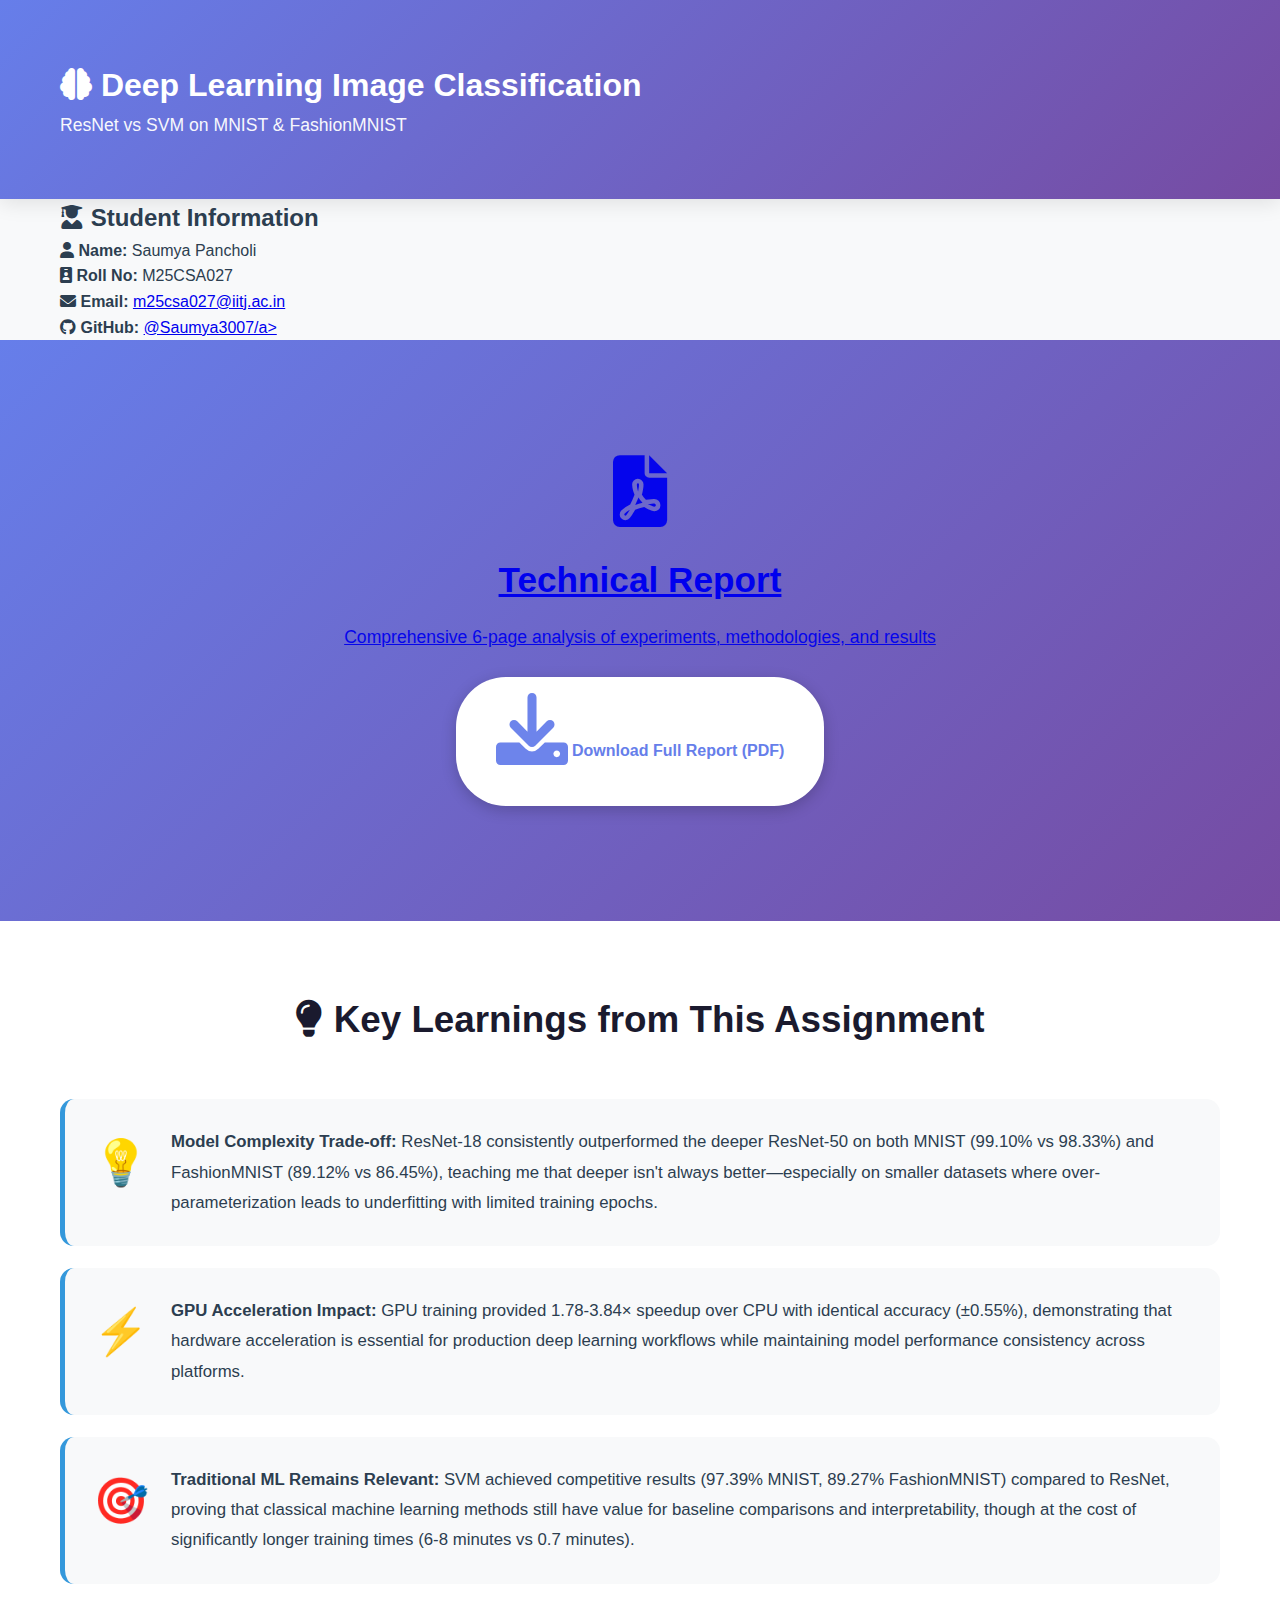
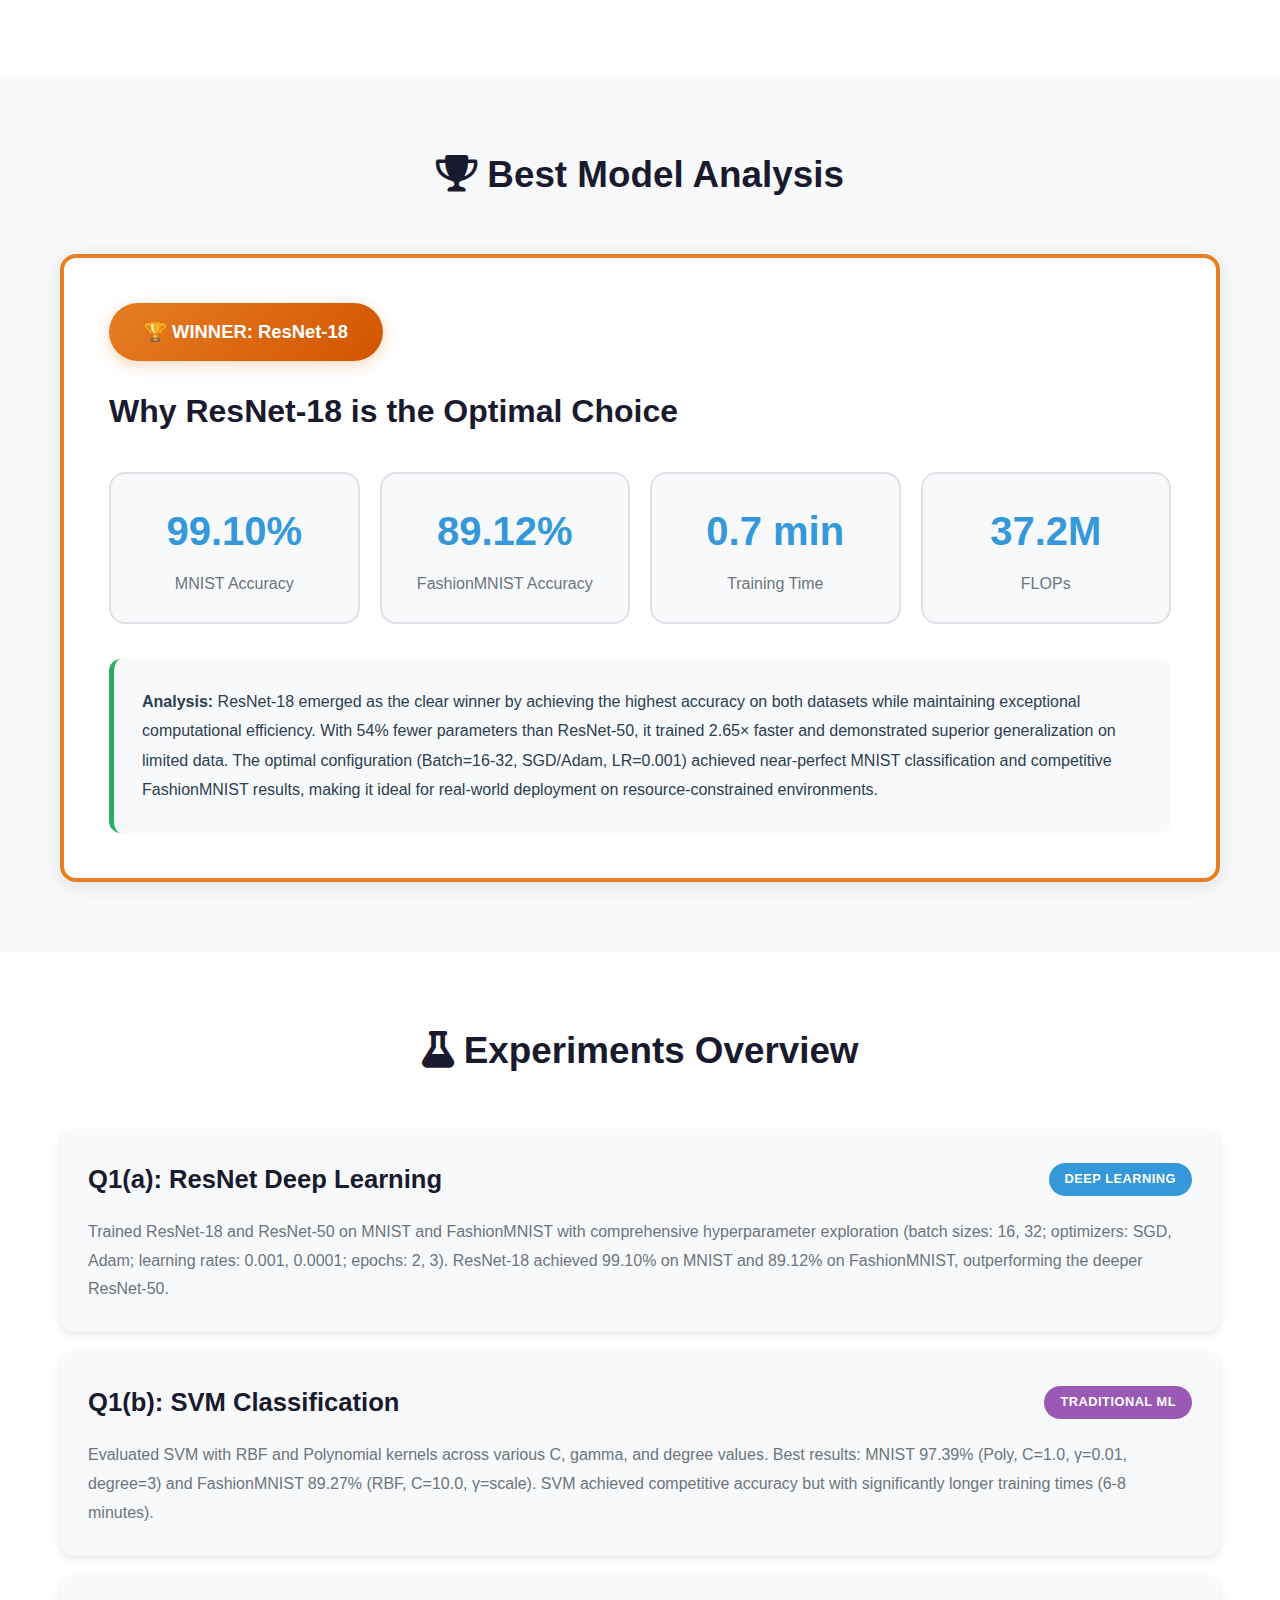
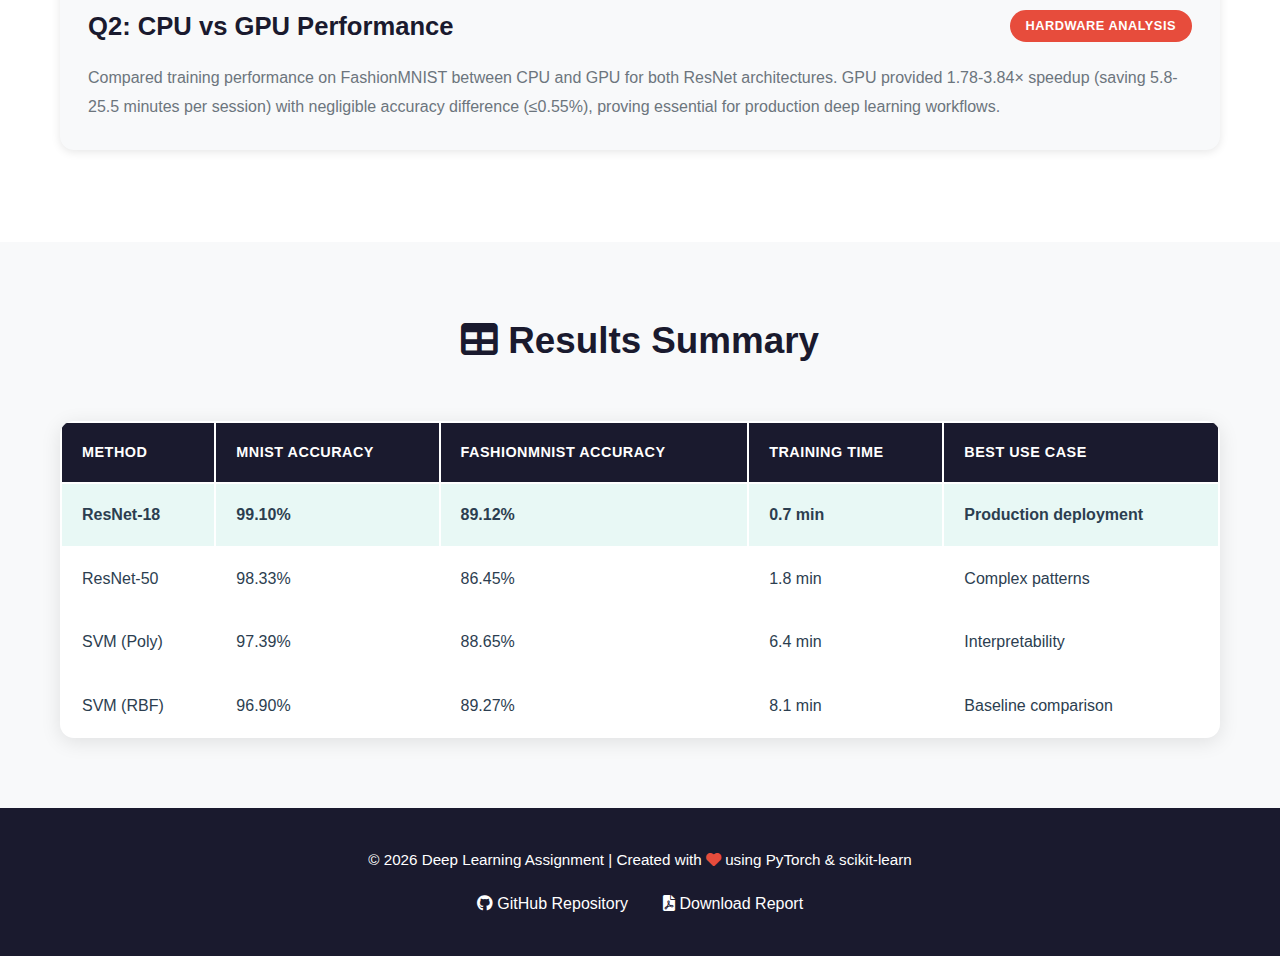
<file: index.html>
<!DOCTYPE html>
<html lang="en">
<head>
    <meta charset="UTF-8">
    <meta name="viewport" content="width=device-width, initial-scale=1.0">
    <title>Deep Learning Image Classification - Assignment Report</title>
    <link rel="stylesheet" href="style.css">
    <link rel="stylesheet" href="https://cdnjs.cloudflare.com/ajax/libs/font-awesome/6.0.0/css/all.min.css">
</head>
<body>
    <!-- Header -->
    <header class="header">
        <div class="container">
            <h1><i class="fas fa-brain"></i> Deep Learning Image Classification</h1>
            <p class="subtitle">ResNet vs SVM on MNIST & FashionMNIST</p>
        </div>
    </header>

    <!-- Student Info -->
    <section class="student-info">
        <div class="container">
            <div class="info-card">
                <h2><i class="fas fa-user-graduate"></i> Student Information</h2>
                <div class="info-grid">
                    <div class="info-item">
                        <i class="fas fa-user"></i>
                        <strong>Name:</strong> Saumya Pancholi
                    </div>
                    <div class="info-item">
                        <i class="fas fa-id-badge"></i>
                        <strong>Roll No:</strong> M25CSA027
                    </div>
                    <div class="info-item">
                        <i class="fas fa-envelope"></i>
                        <strong>Email:</strong> <a href="mailto:your.email@university.edu">m25csa027@iitj.ac.in</a>
                    </div>
                    <div class="info-item">
                        <i class="fab fa-github"></i>
                        <strong>GitHub:</strong> <a href="https://github.com/yourusername" target="_blank">@Saumya3007/a>
                    </div>
                </div>
            </div>
        </div>
    </section>

    <!-- Report Download -->
    <section class="report-section">
        <div class="container">
            <div class="report-card">
                <i class="fas fa-file-pdf"></i>
                <h3>Technical Report</h3>
                <p>Comprehensive 6-page analysis of experiments, methodologies, and results</p>
                <a href="report.pdf" class="btn-download" download>
                    <i class="fas fa-download"></i> Download Full Report (PDF)
                </a>
            </div>
        </div>
    </section>

    <!-- Key Learnings -->
    <section class="learnings">
        <div class="container">
            <h2><i class="fas fa-lightbulb"></i> Key Learnings from This Assignment</h2>
            
            <div class="learning-box">
                <div class="learning-icon">💡</div>
                <p><strong>Model Complexity Trade-off:</strong> ResNet-18 consistently outperformed the deeper ResNet-50 on both MNIST (99.10% vs 98.33%) and FashionMNIST (89.12% vs 86.45%), teaching me that deeper isn't always better—especially on smaller datasets where over-parameterization leads to underfitting with limited training epochs.</p>
            </div>

            <div class="learning-box">
                <div class="learning-icon">⚡</div>
                <p><strong>GPU Acceleration Impact:</strong> GPU training provided 1.78-3.84× speedup over CPU with identical accuracy (±0.55%), demonstrating that hardware acceleration is essential for production deep learning workflows while maintaining model performance consistency across platforms.</p>
            </div>

            <div class="learning-box">
                <div class="learning-icon">🎯</div>
                <p><strong>Traditional ML Remains Relevant:</strong> SVM achieved competitive results (97.39% MNIST, 89.27% FashionMNIST) compared to ResNet, proving that classical machine learning methods still have value for baseline comparisons and interpretability, though at the cost of significantly longer training times (6-8 minutes vs 0.7 minutes).</p>
            </div>
        </div>
    </section>

    <!-- Best Model Analysis -->
    <section class="best-model">
        <div class="container">
            <h2><i class="fas fa-trophy"></i> Best Model Analysis</h2>
            <div class="winner-card">
                <div class="winner-badge">🏆 WINNER: ResNet-18</div>
                <h3>Why ResNet-18 is the Optimal Choice</h3>
                <div class="stats-grid">
                    <div class="stat-box">
                        <div class="stat-value">99.10%</div>
                        <div class="stat-label">MNIST Accuracy</div>
                    </div>
                    <div class="stat-box">
                        <div class="stat-value">89.12%</div>
                        <div class="stat-label">FashionMNIST Accuracy</div>
                    </div>
                    <div class="stat-box">
                        <div class="stat-value">0.7 min</div>
                        <div class="stat-label">Training Time</div>
                    </div>
                    <div class="stat-box">
                        <div class="stat-value">37.2M</div>
                        <div class="stat-label">FLOPs</div>
                    </div>
                </div>
                <div class="analysis-text">
                    <p><strong>Analysis:</strong> ResNet-18 emerged as the clear winner by achieving the highest accuracy on both datasets while maintaining exceptional computational efficiency. With 54% fewer parameters than ResNet-50, it trained 2.65× faster and demonstrated superior generalization on limited data. The optimal configuration (Batch=16-32, SGD/Adam, LR=0.001) achieved near-perfect MNIST classification and competitive FashionMNIST results, making it ideal for real-world deployment on resource-constrained environments.</p>
                </div>
            </div>
        </div>
    </section>

    <!-- Experiments Overview -->
    <section class="experiments">
        <div class="container">
            <h2><i class="fas fa-flask"></i> Experiments Overview</h2>

            <!-- Q1(a) -->
            <div class="experiment-card">
                <div class="exp-header">
                    <h3>Q1(a): ResNet Deep Learning</h3>
                    <span class="badge badge-dl">Deep Learning</span>
                </div>
                <p class="exp-summary">
                    Trained ResNet-18 and ResNet-50 on MNIST and FashionMNIST with comprehensive hyperparameter exploration (batch sizes: 16, 32; optimizers: SGD, Adam; learning rates: 0.001, 0.0001; epochs: 2, 3). ResNet-18 achieved 99.10% on MNIST and 89.12% on FashionMNIST, outperforming the deeper ResNet-50.
                </p>
            </div>

            <!-- Q1(b) -->
            <div class="experiment-card">
                <div class="exp-header">
                    <h3>Q1(b): SVM Classification</h3>
                    <span class="badge badge-ml">Traditional ML</span>
                </div>
                <p class="exp-summary">
                    Evaluated SVM with RBF and Polynomial kernels across various C, gamma, and degree values. Best results: MNIST 97.39% (Poly, C=1.0, γ=0.01, degree=3) and FashionMNIST 89.27% (RBF, C=10.0, γ=scale). SVM achieved competitive accuracy but with significantly longer training times (6-8 minutes).
                </p>
            </div>

            <!-- Q2 -->
            <div class="experiment-card">
                <div class="exp-header">
                    <h3>Q2: CPU vs GPU Performance</h3>
                    <span class="badge badge-gpu">Hardware Analysis</span>
                </div>
                <p class="exp-summary">
                    Compared training performance on FashionMNIST between CPU and GPU for both ResNet architectures. GPU provided 1.78-3.84× speedup (saving 5.8-25.5 minutes per session) with negligible accuracy difference (≤0.55%), proving essential for production deep learning workflows.
                </p>
            </div>
        </div>
    </section>

    <!-- Results Summary Table -->
    <section class="results-table">
        <div class="container">
            <h2><i class="fas fa-table"></i> Results Summary</h2>
            <table class="summary-table">
                <thead>
                    <tr>
                        <th>Method</th>
                        <th>MNIST Accuracy</th>
                        <th>FashionMNIST Accuracy</th>
                        <th>Training Time</th>
                        <th>Best Use Case</th>
                    </tr>
                </thead>
                <tbody>
                    <tr class="winner-row">
                        <td><strong>ResNet-18</strong></td>
                        <td><strong>99.10%</strong></td>
                        <td><strong>89.12%</strong></td>
                        <td>0.7 min</td>
                        <td>Production deployment</td>
                    </tr>
                    <tr>
                        <td>ResNet-50</td>
                        <td>98.33%</td>
                        <td>86.45%</td>
                        <td>1.8 min</td>
                        <td>Complex patterns</td>
                    </tr>
                    <tr>
                        <td>SVM (Poly)</td>
                        <td>97.39%</td>
                        <td>88.65%</td>
                        <td>6.4 min</td>
                        <td>Interpretability</td>
                    </tr>
                    <tr>
                        <td>SVM (RBF)</td>
                        <td>96.90%</td>
                        <td>89.27%</td>
                        <td>8.1 min</td>
                        <td>Baseline comparison</td>
                    </tr>
                </tbody>
            </table>
        </div>
    </section>

    <!-- Footer -->
    <footer class="footer">
        <div class="container">
            <p>&copy; 2026 Deep Learning Assignment | Created with <i class="fas fa-heart"></i> using PyTorch & scikit-learn</p>
            <div class="footer-links">
                <a href="https://github.com/yourusername/dl-image-classification" target="_blank">
                    <i class="fab fa-github"></i> GitHub Repository
                </a>
                <a href="report.pdf" download>
                    <i class="fas fa-file-pdf"></i> Download Report
                </a>
            </div>
        </div>
    </footer>
</body>
</html>
</file>
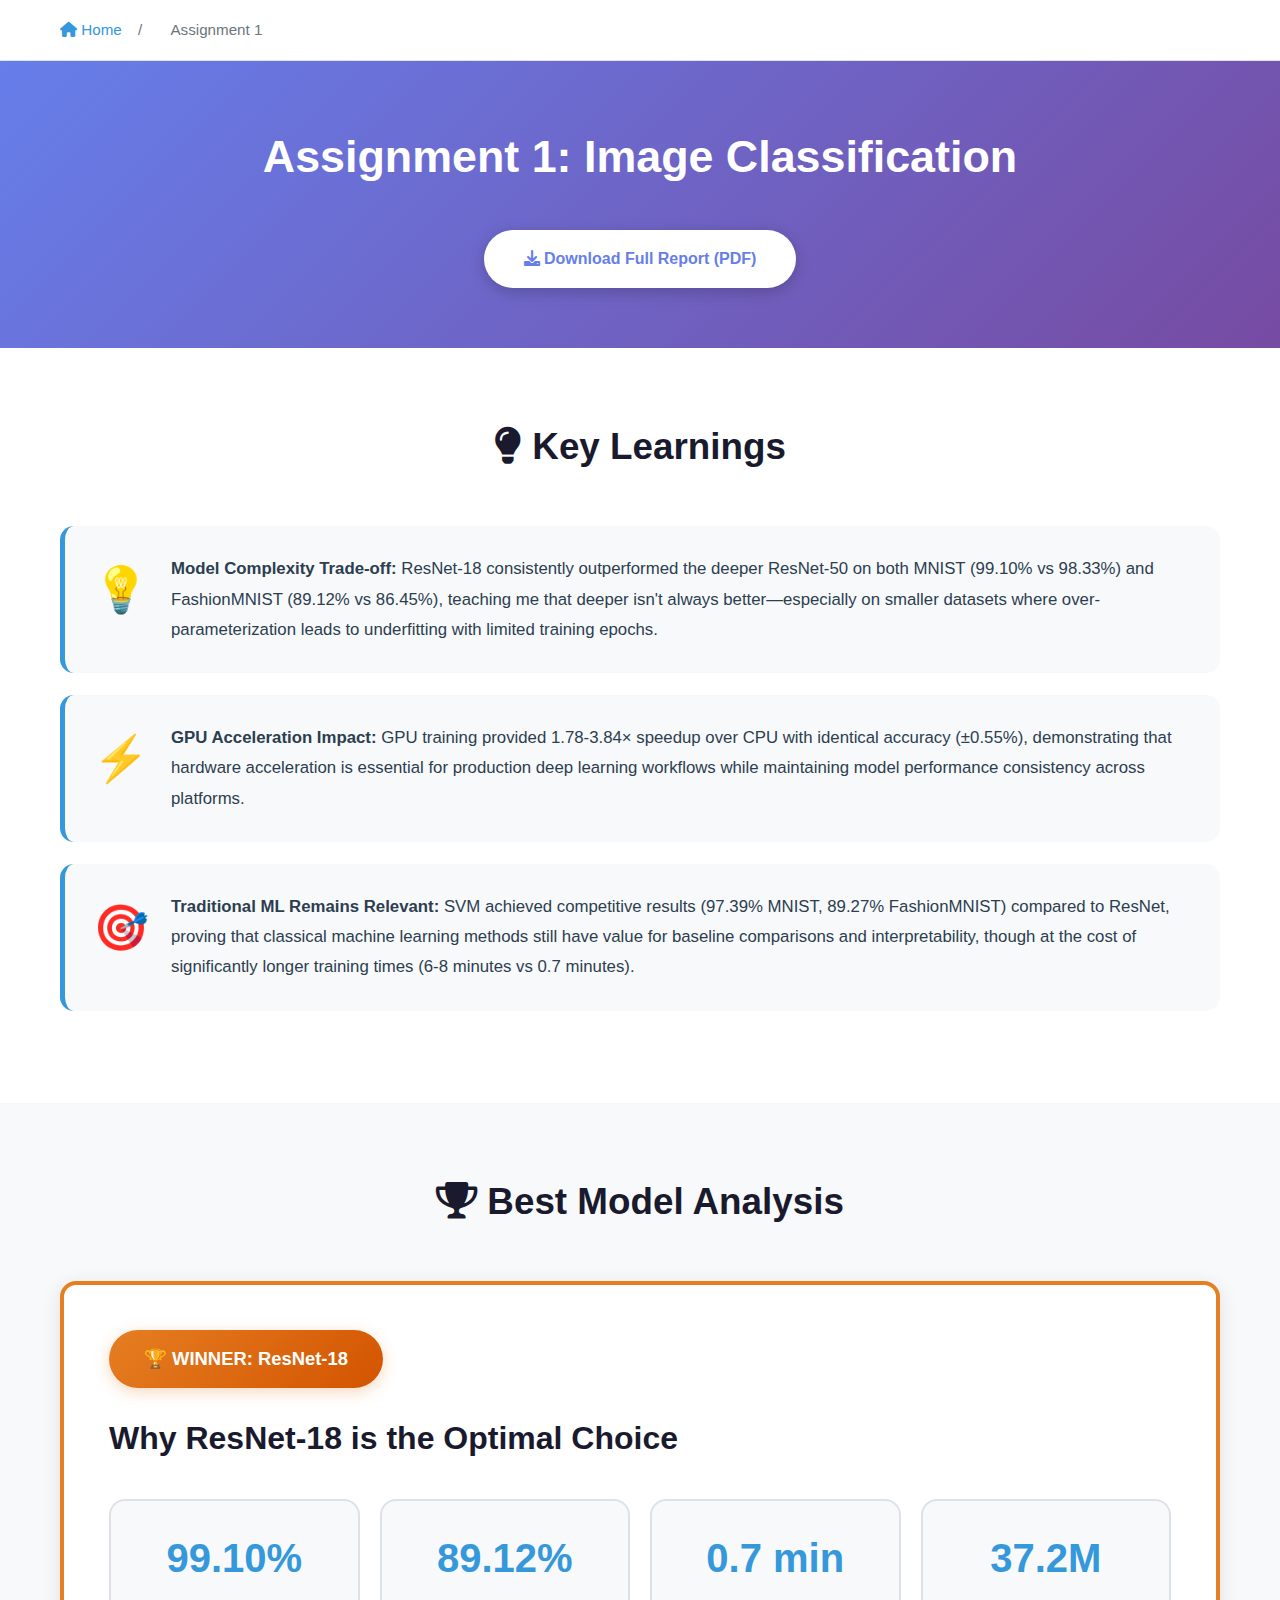
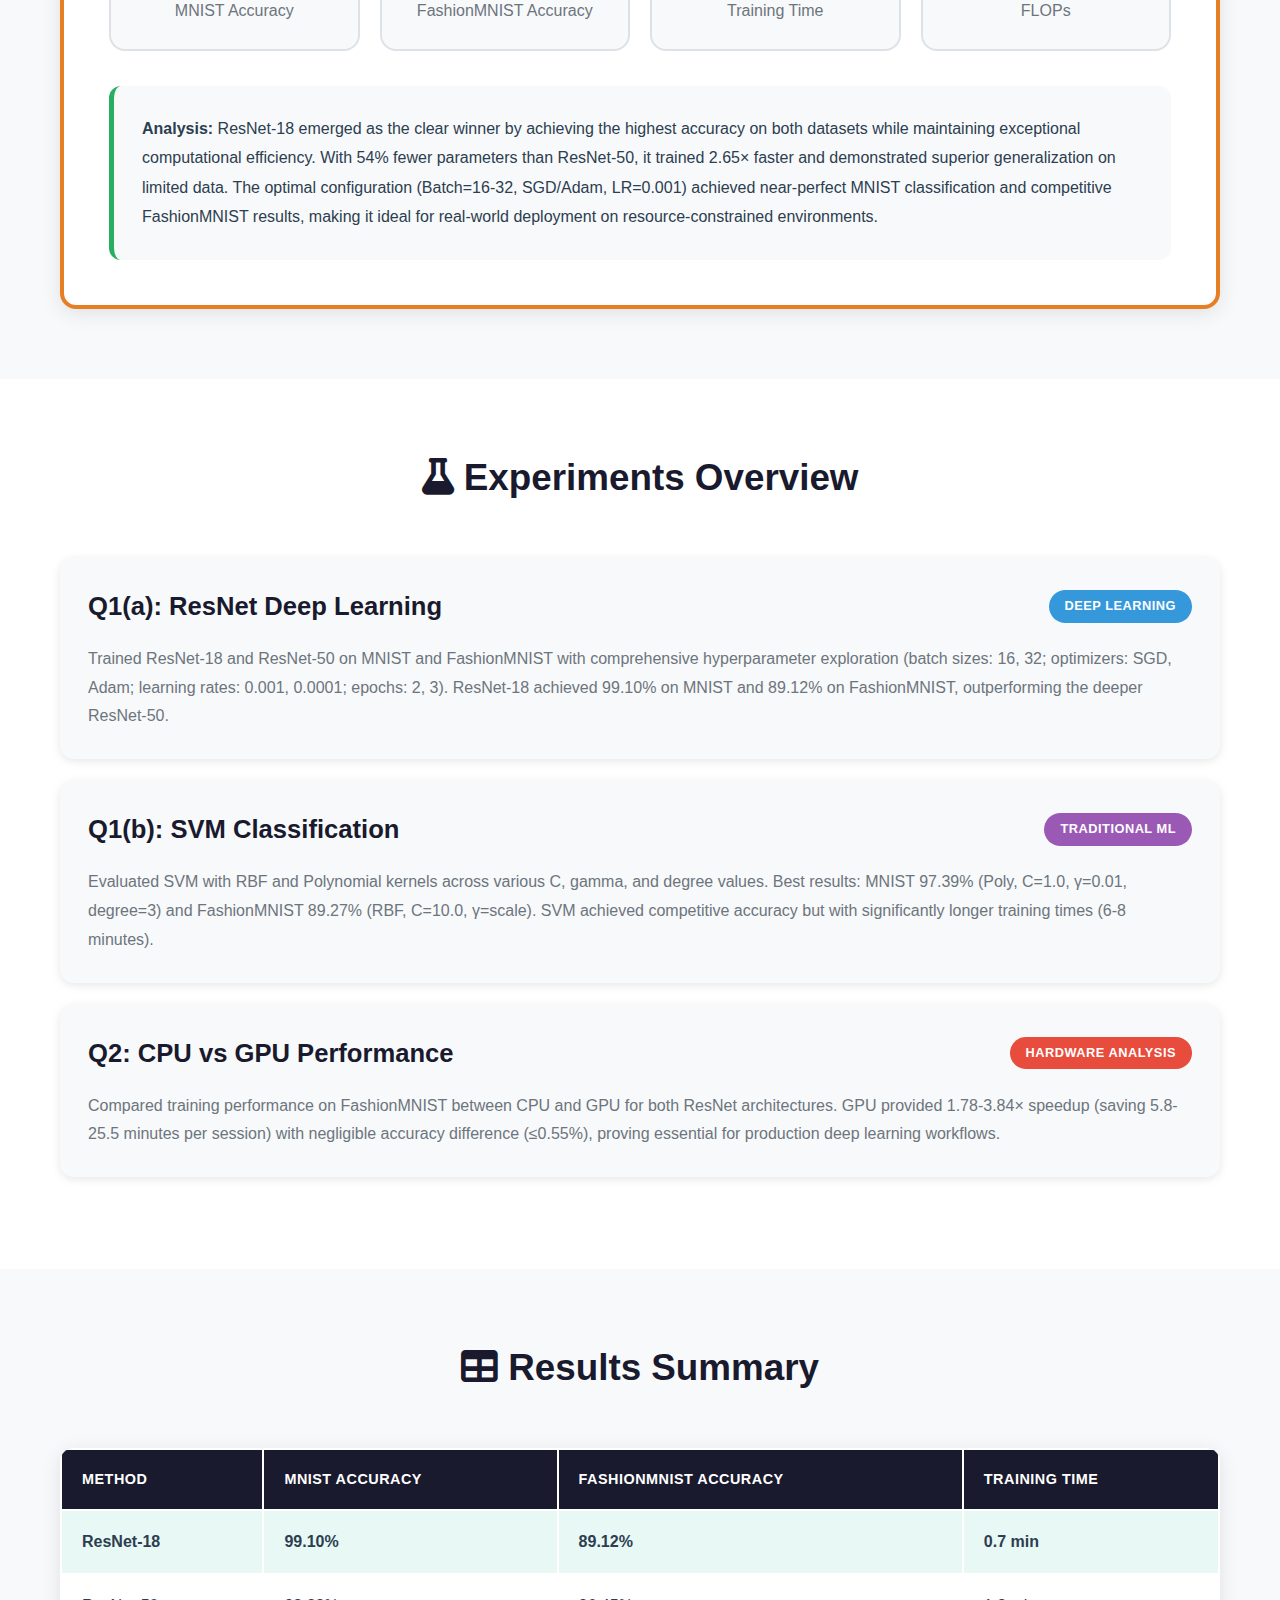
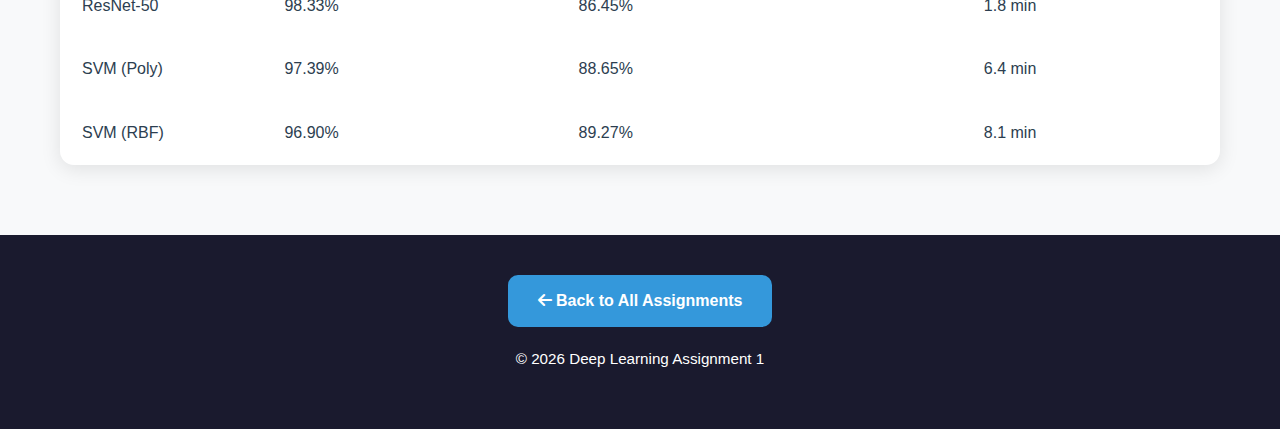
<file: Assignment1/index.html>
<!DOCTYPE html>
<html lang="en">
<head>
    <meta charset="UTF-8">
    <meta name="viewport" content="width=device-width, initial-scale=1.0">
    <title>Assignment 1 - Image Classification</title>
    <link rel="stylesheet" href="../style.css">
    <link rel="stylesheet" href="https://cdnjs.cloudflare.com/ajax/libs/font-awesome/6.0.0/css/all.min.css">
</head>
<body>
    <!-- Navigation -->
    <nav class="breadcrumb">
        <div class="container">
            <a href="../index.html"><i class="fas fa-home"></i> Home</a> 
            <span>/</span> 
            <span>Assignment 1</span>
        </div>
    </nav>

    <!-- Header -->
    <header class="assignment-header">
        <div class="container">
            <h1>Assignment 1: Image Classification</h1>
           
            <a href="report.pdf" class="btn-download" download>
                <i class="fas fa-download"></i> Download Full Report (PDF)
            </a>
        </div>
    </header>

    <!-- Key Learnings -->
    <section class="learnings">
        <div class="container">
            <h2><i class="fas fa-lightbulb"></i> Key Learnings</h2>
            
            <div class="learning-box">
                <div class="learning-icon">💡</div>
                <p><strong>Model Complexity Trade-off:</strong> ResNet-18 consistently outperformed the deeper ResNet-50 on both MNIST (99.10% vs 98.33%) and FashionMNIST (89.12% vs 86.45%), teaching me that deeper isn't always better—especially on smaller datasets where over-parameterization leads to underfitting with limited training epochs.</p>
            </div>

            <div class="learning-box">
                <div class="learning-icon">⚡</div>
                <p><strong>GPU Acceleration Impact:</strong> GPU training provided 1.78-3.84× speedup over CPU with identical accuracy (±0.55%), demonstrating that hardware acceleration is essential for production deep learning workflows while maintaining model performance consistency across platforms.</p>
            </div>

            <div class="learning-box">
                <div class="learning-icon">🎯</div>
                <p><strong>Traditional ML Remains Relevant:</strong> SVM achieved competitive results (97.39% MNIST, 89.27% FashionMNIST) compared to ResNet, proving that classical machine learning methods still have value for baseline comparisons and interpretability, though at the cost of significantly longer training times (6-8 minutes vs 0.7 minutes).</p>
            </div>
        </div>
    </section>

    <!-- Best Model Analysis -->
    <section class="best-model">
        <div class="container">
            <h2><i class="fas fa-trophy"></i> Best Model Analysis</h2>
            <div class="winner-card">
                <div class="winner-badge">🏆 WINNER: ResNet-18</div>
                <h3>Why ResNet-18 is the Optimal Choice</h3>
                <div class="stats-grid">
                    <div class="stat-box">
                        <div class="stat-value">99.10%</div>
                        <div class="stat-label">MNIST Accuracy</div>
                    </div>
                    <div class="stat-box">
                        <div class="stat-value">89.12%</div>
                        <div class="stat-label">FashionMNIST Accuracy</div>
                    </div>
                    <div class="stat-box">
                        <div class="stat-value">0.7 min</div>
                        <div class="stat-label">Training Time</div>
                    </div>
                    <div class="stat-box">
                        <div class="stat-value">37.2M</div>
                        <div class="stat-label">FLOPs</div>
                    </div>
                </div>
                <div class="analysis-text">
                    <p><strong>Analysis:</strong> ResNet-18 emerged as the clear winner by achieving the highest accuracy on both datasets while maintaining exceptional computational efficiency. With 54% fewer parameters than ResNet-50, it trained 2.65× faster and demonstrated superior generalization on limited data. The optimal configuration (Batch=16-32, SGD/Adam, LR=0.001) achieved near-perfect MNIST classification and competitive FashionMNIST results, making it ideal for real-world deployment on resource-constrained environments.</p>
                </div>
            </div>
        </div>
    </section>

    <!-- Experiments Overview -->
    <section class="experiments">
        <div class="container">
            <h2><i class="fas fa-flask"></i> Experiments Overview</h2>

            <div class="experiment-card">
                <div class="exp-header">
                    <h3>Q1(a): ResNet Deep Learning</h3>
                    <span class="badge badge-dl">Deep Learning</span>
                </div>
                <p class="exp-summary">
                    Trained ResNet-18 and ResNet-50 on MNIST and FashionMNIST with comprehensive hyperparameter exploration (batch sizes: 16, 32; optimizers: SGD, Adam; learning rates: 0.001, 0.0001; epochs: 2, 3). ResNet-18 achieved 99.10% on MNIST and 89.12% on FashionMNIST, outperforming the deeper ResNet-50.
                </p>
            </div>

            <div class="experiment-card">
                <div class="exp-header">
                    <h3>Q1(b): SVM Classification</h3>
                    <span class="badge badge-ml">Traditional ML</span>
                </div>
                <p class="exp-summary">
                    Evaluated SVM with RBF and Polynomial kernels across various C, gamma, and degree values. Best results: MNIST 97.39% (Poly, C=1.0, γ=0.01, degree=3) and FashionMNIST 89.27% (RBF, C=10.0, γ=scale). SVM achieved competitive accuracy but with significantly longer training times (6-8 minutes).
                </p>
            </div>

            <div class="experiment-card">
                <div class="exp-header">
                    <h3>Q2: CPU vs GPU Performance</h3>
                    <span class="badge badge-gpu">Hardware Analysis</span>
                </div>
                <p class="exp-summary">
                    Compared training performance on FashionMNIST between CPU and GPU for both ResNet architectures. GPU provided 1.78-3.84× speedup (saving 5.8-25.5 minutes per session) with negligible accuracy difference (≤0.55%), proving essential for production deep learning workflows.
                </p>
            </div>
        </div>
    </section>

    <!-- Results Summary -->
    <section class="results-table">
        <div class="container">
            <h2><i class="fas fa-table"></i> Results Summary</h2>
            <table class="summary-table">
                <thead>
                    <tr>
                        <th>Method</th>
                        <th>MNIST Accuracy</th>
                        <th>FashionMNIST Accuracy</th>
                        <th>Training Time</th>
                    </tr>
                </thead>
                <tbody>
                    <tr class="winner-row">
                        <td><strong>ResNet-18</strong></td>
                        <td><strong>99.10%</strong></td>
                        <td><strong>89.12%</strong></td>
                        <td>0.7 min</td>
                    </tr>
                    <tr>
                        <td>ResNet-50</td>
                        <td>98.33%</td>
                        <td>86.45%</td>
                        <td>1.8 min</td>
                    </tr>
                    <tr>
                        <td>SVM (Poly)</td>
                        <td>97.39%</td>
                        <td>88.65%</td>
                        <td>6.4 min</td>
                    </tr>
                    <tr>
                        <td>SVM (RBF)</td>
                        <td>96.90%</td>
                        <td>89.27%</td>
                        <td>8.1 min</td>
                    </tr>
                </tbody>
            </table>
        </div>
    </section>

    <!-- Footer -->
    <footer class="footer">
        <div class="container">
            <a href="../index.html" class="btn-back">
                <i class="fas fa-arrow-left"></i> Back to All Assignments
            </a>
            <p>&copy; 2026 Deep Learning Assignment 1</p>
        </div>
    </footer>
</body>
</html>
</file>
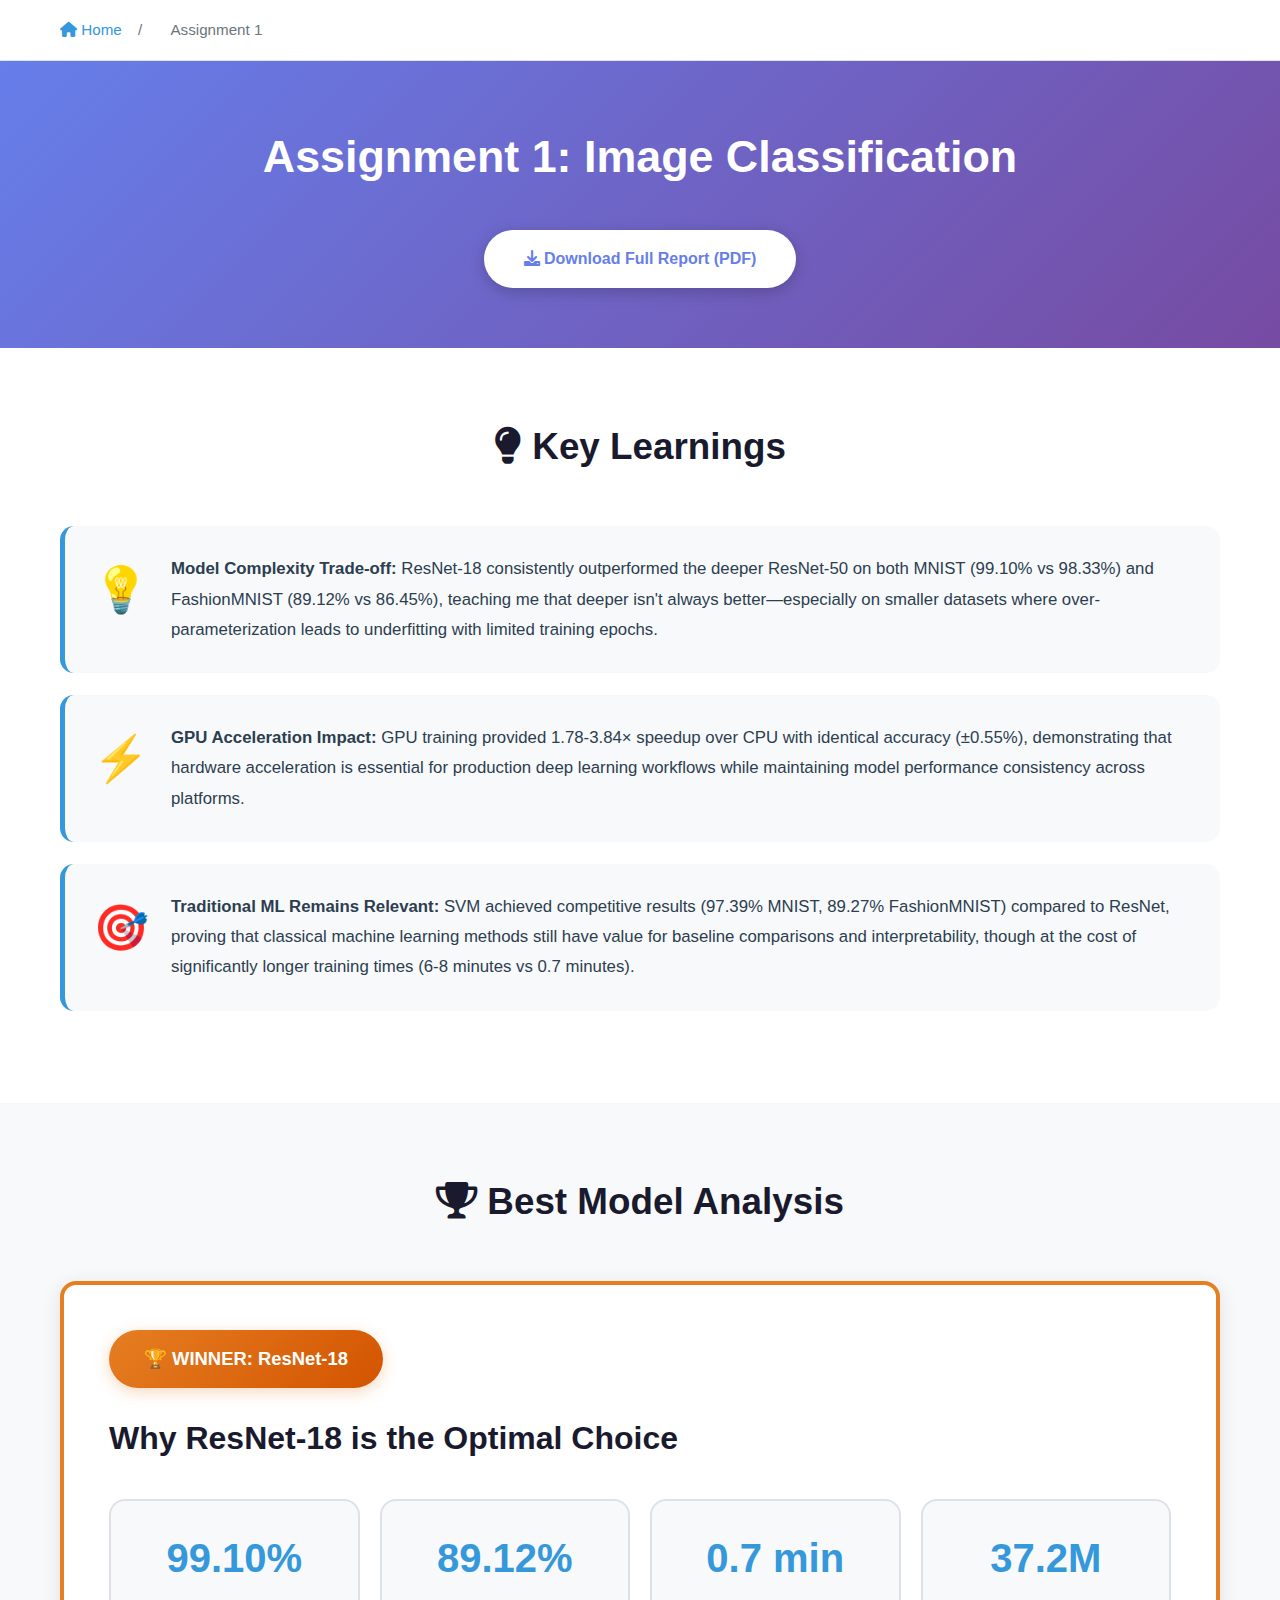
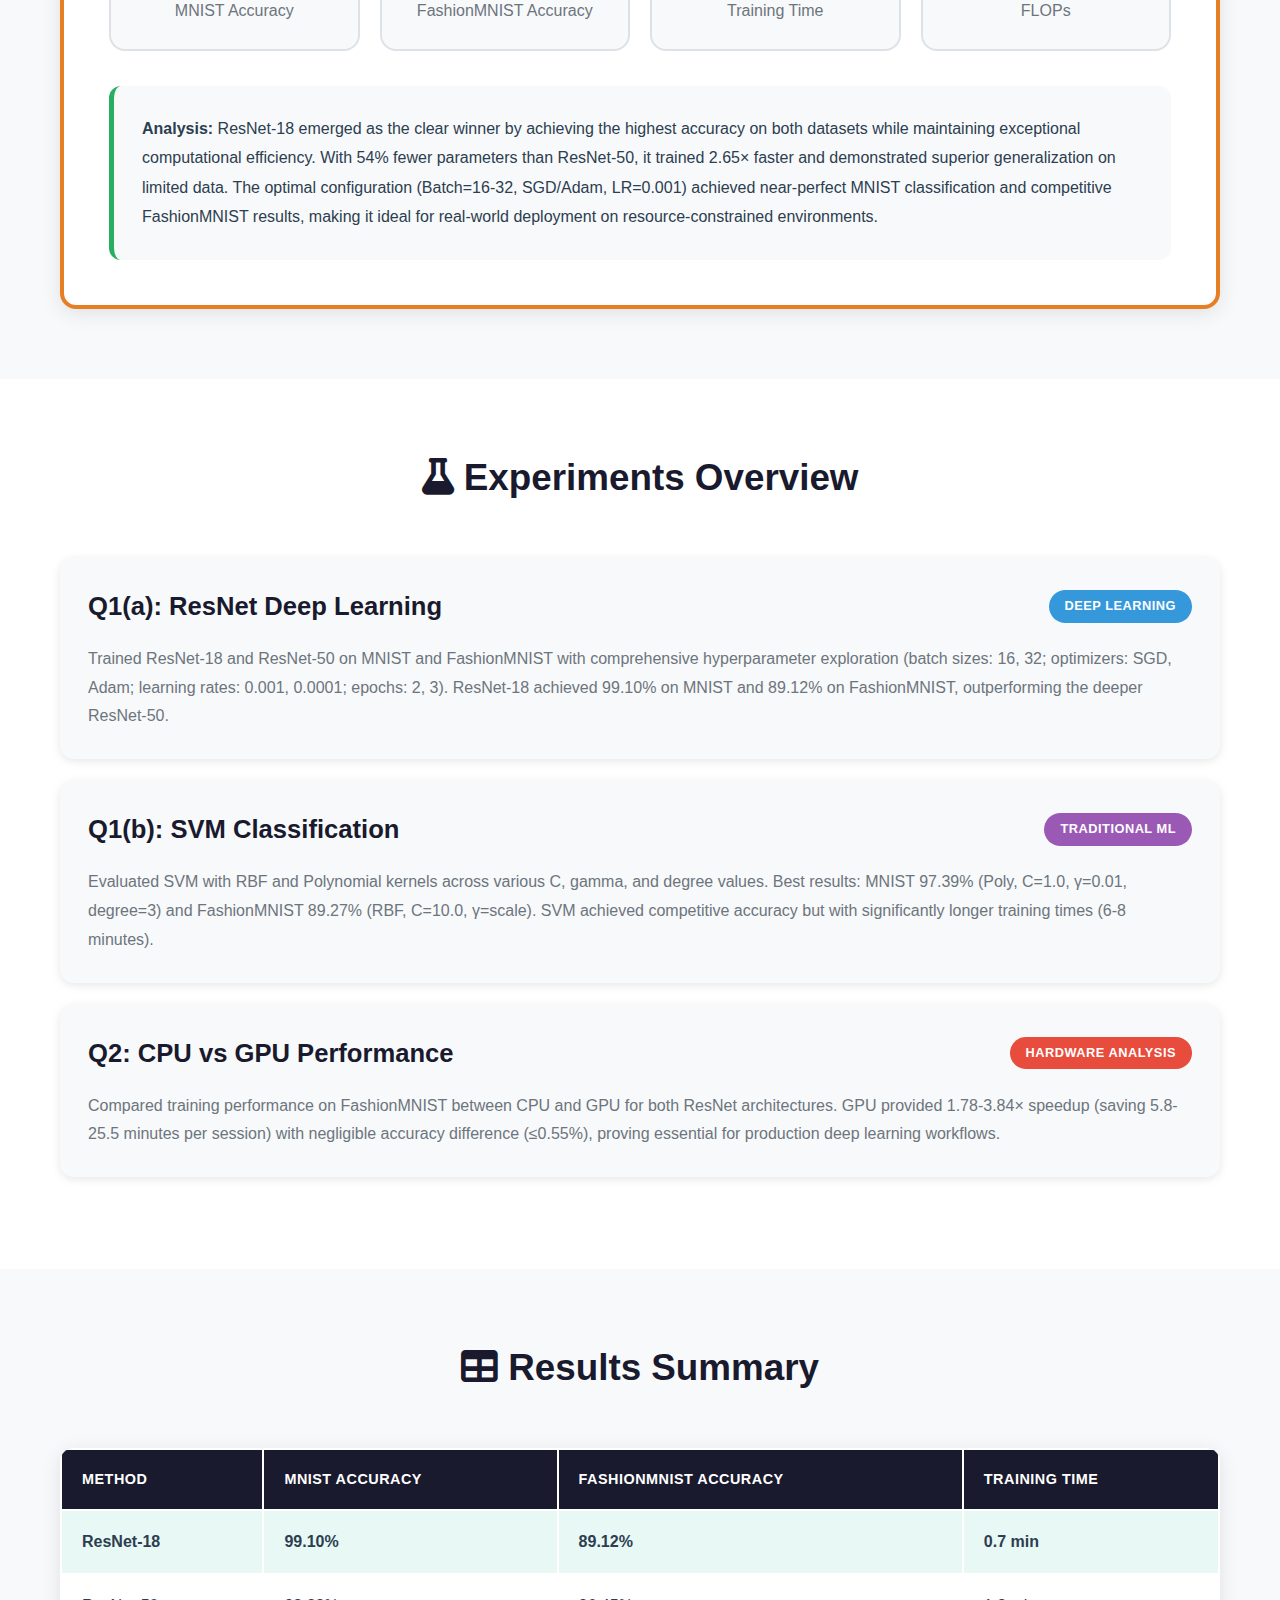
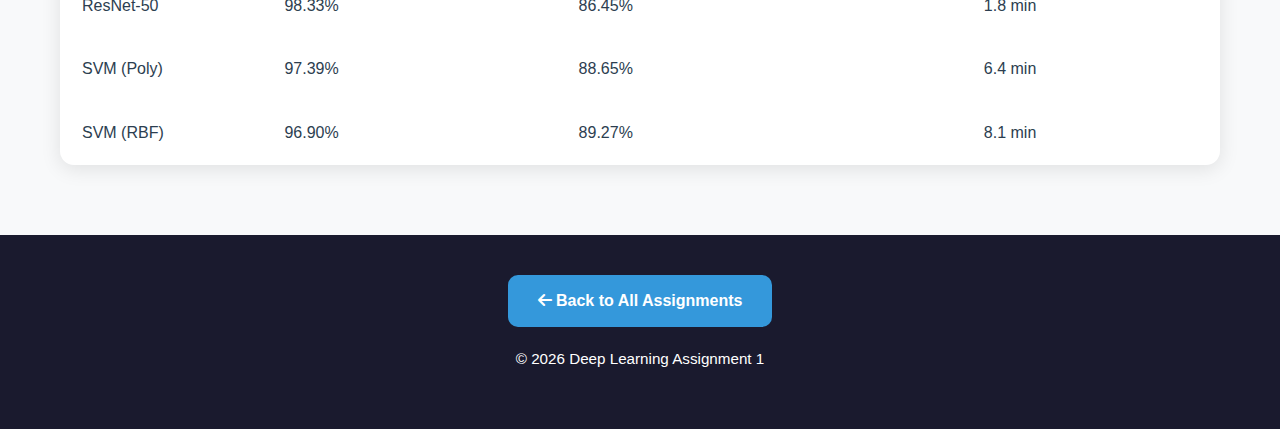
<file: Assignment1/assign1.html>
<!DOCTYPE html>
<html lang="en">
<head>
    <meta charset="UTF-8">
    <meta name="viewport" content="width=device-width, initial-scale=1.0">
    <title>Assignment 1 - Image Classification</title>
    <link rel="stylesheet" href="../style.css">
    <link rel="stylesheet" href="https://cdnjs.cloudflare.com/ajax/libs/font-awesome/6.0.0/css/all.min.css">
</head>
<body>
    <!-- Navigation -->
    <nav class="breadcrumb">
        <div class="container">
            <a href="../index.html"><i class="fas fa-home"></i> Home</a> 
            <span>/</span> 
            <span>Assignment 1</span>
        </div>
    </nav>

    <!-- Header -->
    <header class="assignment-header">
        <div class="container">
            <h1>Assignment 1: Image Classification</h1>
           
            <a href="/M25CSA027_Saumya_Pancholi_ass1.pdf" class="btn-download" download>
                <i class="fas fa-download"></i> Download Full Report (PDF)
            </a>
        </div>
    </header>

    <!-- Key Learnings -->
    <section class="learnings">
        <div class="container">
            <h2><i class="fas fa-lightbulb"></i> Key Learnings</h2>
            
            <div class="learning-box">
                <div class="learning-icon">💡</div>
                <p><strong>Model Complexity Trade-off:</strong> ResNet-18 consistently outperformed the deeper ResNet-50 on both MNIST (99.10% vs 98.33%) and FashionMNIST (89.12% vs 86.45%), teaching me that deeper isn't always better—especially on smaller datasets where over-parameterization leads to underfitting with limited training epochs.</p>
            </div>

            <div class="learning-box">
                <div class="learning-icon">⚡</div>
                <p><strong>GPU Acceleration Impact:</strong> GPU training provided 1.78-3.84× speedup over CPU with identical accuracy (±0.55%), demonstrating that hardware acceleration is essential for production deep learning workflows while maintaining model performance consistency across platforms.</p>
            </div>

            <div class="learning-box">
                <div class="learning-icon">🎯</div>
                <p><strong>Traditional ML Remains Relevant:</strong> SVM achieved competitive results (97.39% MNIST, 89.27% FashionMNIST) compared to ResNet, proving that classical machine learning methods still have value for baseline comparisons and interpretability, though at the cost of significantly longer training times (6-8 minutes vs 0.7 minutes).</p>
            </div>
        </div>
    </section>

    <!-- Best Model Analysis -->
    <section class="best-model">
        <div class="container">
            <h2><i class="fas fa-trophy"></i> Best Model Analysis</h2>
            <div class="winner-card">
                <div class="winner-badge">🏆 WINNER: ResNet-18</div>
                <h3>Why ResNet-18 is the Optimal Choice</h3>
                <div class="stats-grid">
                    <div class="stat-box">
                        <div class="stat-value">99.10%</div>
                        <div class="stat-label">MNIST Accuracy</div>
                    </div>
                    <div class="stat-box">
                        <div class="stat-value">89.12%</div>
                        <div class="stat-label">FashionMNIST Accuracy</div>
                    </div>
                    <div class="stat-box">
                        <div class="stat-value">0.7 min</div>
                        <div class="stat-label">Training Time</div>
                    </div>
                    <div class="stat-box">
                        <div class="stat-value">37.2M</div>
                        <div class="stat-label">FLOPs</div>
                    </div>
                </div>
                <div class="analysis-text">
                    <p><strong>Analysis:</strong> ResNet-18 emerged as the clear winner by achieving the highest accuracy on both datasets while maintaining exceptional computational efficiency. With 54% fewer parameters than ResNet-50, it trained 2.65× faster and demonstrated superior generalization on limited data. The optimal configuration (Batch=16-32, SGD/Adam, LR=0.001) achieved near-perfect MNIST classification and competitive FashionMNIST results, making it ideal for real-world deployment on resource-constrained environments.</p>
                </div>
            </div>
        </div>
    </section>

    <!-- Experiments Overview -->
    <section class="experiments">
        <div class="container">
            <h2><i class="fas fa-flask"></i> Experiments Overview</h2>

            <div class="experiment-card">
                <div class="exp-header">
                    <h3>Q1(a): ResNet Deep Learning</h3>
                    <span class="badge badge-dl">Deep Learning</span>
                </div>
                <p class="exp-summary">
                    Trained ResNet-18 and ResNet-50 on MNIST and FashionMNIST with comprehensive hyperparameter exploration (batch sizes: 16, 32; optimizers: SGD, Adam; learning rates: 0.001, 0.0001; epochs: 2, 3). ResNet-18 achieved 99.10% on MNIST and 89.12% on FashionMNIST, outperforming the deeper ResNet-50.
                </p>
            </div>

            <div class="experiment-card">
                <div class="exp-header">
                    <h3>Q1(b): SVM Classification</h3>
                    <span class="badge badge-ml">Traditional ML</span>
                </div>
                <p class="exp-summary">
                    Evaluated SVM with RBF and Polynomial kernels across various C, gamma, and degree values. Best results: MNIST 97.39% (Poly, C=1.0, γ=0.01, degree=3) and FashionMNIST 89.27% (RBF, C=10.0, γ=scale). SVM achieved competitive accuracy but with significantly longer training times (6-8 minutes).
                </p>
            </div>

            <div class="experiment-card">
                <div class="exp-header">
                    <h3>Q2: CPU vs GPU Performance</h3>
                    <span class="badge badge-gpu">Hardware Analysis</span>
                </div>
                <p class="exp-summary">
                    Compared training performance on FashionMNIST between CPU and GPU for both ResNet architectures. GPU provided 1.78-3.84× speedup (saving 5.8-25.5 minutes per session) with negligible accuracy difference (≤0.55%), proving essential for production deep learning workflows.
                </p>
            </div>
        </div>
    </section>

    <!-- Results Summary -->
    <section class="results-table">
        <div class="container">
            <h2><i class="fas fa-table"></i> Results Summary</h2>
            <table class="summary-table">
                <thead>
                    <tr>
                        <th>Method</th>
                        <th>MNIST Accuracy</th>
                        <th>FashionMNIST Accuracy</th>
                        <th>Training Time</th>
                    </tr>
                </thead>
                <tbody>
                    <tr class="winner-row">
                        <td><strong>ResNet-18</strong></td>
                        <td><strong>99.10%</strong></td>
                        <td><strong>89.12%</strong></td>
                        <td>0.7 min</td>
                    </tr>
                    <tr>
                        <td>ResNet-50</td>
                        <td>98.33%</td>
                        <td>86.45%</td>
                        <td>1.8 min</td>
                    </tr>
                    <tr>
                        <td>SVM (Poly)</td>
                        <td>97.39%</td>
                        <td>88.65%</td>
                        <td>6.4 min</td>
                    </tr>
                    <tr>
                        <td>SVM (RBF)</td>
                        <td>96.90%</td>
                        <td>89.27%</td>
                        <td>8.1 min</td>
                    </tr>
                </tbody>
            </table>
        </div>
    </section>

    <!-- Footer -->
    <footer class="footer">
        <div class="container">
            <a href="../index.html" class="btn-back">
                <i class="fas fa-arrow-left"></i> Back to All Assignments
            </a>
            <p>&copy; 2026 Deep Learning Assignment 1</p>
        </div>
    </footer>
</body>
</html>
</file>
<file: style.css>
/* ============================================================================
   DEEP LEARNING ASSIGNMENTS - PORTFOLIO STYLESHEET
   Clean, Modern, Professional Design
   ============================================================================ */

/* Reset & Base Styles */
* {
    margin: 0;
    padding: 0;
    box-sizing: border-box;
}

:root {
    --primary: #1a1a2e;
    --secondary: #0f3460;
    --accent: #16213e;
    --blue: #3498db;
    --green: #27ae60;
    --orange: #e67e22;
    --red: #e74c3c;
    --purple: #9b59b6;
    --light-bg: #f8f9fa;
    --white: #ffffff;
    --text: #2c3e50;
    --text-light: #6c757d;
    --border: #dee2e6;
    --shadow: rgba(0, 0, 0, 0.1);
}

body {
    font-family: 'Inter', -apple-system, BlinkMacSystemFont, 'Segoe UI', Roboto, Oxygen, Ubuntu, sans-serif;
    line-height: 1.6;
    color: var(--text);
    background: var(--light-bg);
    font-size: 16px;
}

.container {
    max-width: 1200px;
    margin: 0 auto;
    padding: 0 20px;
}

/* ============================================================================
   HEADER SECTION
   ============================================================================ */

.header {
    background: linear-gradient(135deg, #667eea 0%, #764ba2 100%);
    color: white;
    padding: 60px 0;
    box-shadow: 0 4px 20px rgba(0, 0, 0, 0.1);
}

.profile-section {
    display: flex;
    align-items: center;
    gap: 35px;
    flex-wrap: wrap;
}

.profile-img {
    width: 130px;
    height: 130px;
    border-radius: 50%;
    border: 4px solid rgba(255, 255, 255, 0.3);
    box-shadow: 0 8px 25px rgba(0, 0, 0, 0.2);
    object-fit: cover;
    transition: transform 0.3s;
}

.profile-img:hover {
    transform: scale(1.05);
}

.profile-info h1 {
    font-size: 2.5rem;
    font-weight: 700;
    margin-bottom: 8px;
    text-shadow: 2px 2px 4px rgba(0, 0, 0, 0.2);
}

.subtitle {
    font-size: 1.1rem;
    opacity: 0.95;
    font-weight: 400;
}

.contact-info {
    display: flex;
    gap: 25px;
    flex-wrap: wrap;
    margin-top: 18px;
    font-size: 0.95rem;
}

.contact-info span {
    display: flex;
    align-items: center;
    gap: 8px;
}

.contact-info i {
    font-size: 1.1rem;
}

.contact-info a {
    color: white;
    text-decoration: none;
    border-bottom: 1px solid rgba(255, 255, 255, 0.4);
    transition: border-color 0.3s;
}

.contact-info a:hover {
    border-bottom-color: white;
}

/* ============================================================================
   BREADCRUMB NAVIGATION
   ============================================================================ */

.breadcrumb {
    background: white;
    padding: 18px 0;
    border-bottom: 1px solid var(--border);
    font-size: 0.95rem;
}

.breadcrumb a {
    color: var(--blue);
    text-decoration: none;
    transition: color 0.3s;
    font-weight: 500;
}

.breadcrumb a:hover {
    color: var(--primary);
}

.breadcrumb span {
    margin: 0 12px;
    color: var(--text-light);
}

/* ============================================================================
   ASSIGNMENTS SECTION (Main Landing Page)
   ============================================================================ */

.assignments-section {
    padding: 70px 0;
    background: white;
}

.assignments-section h2,
.stats-section h2,
.learnings h2,
.best-model h2,
.experiments h2,
.results-table h2 {
    text-align: center;
    color: var(--primary);
    font-size: 2.3rem;
    font-weight: 700;
    margin-bottom: 12px;
}

.section-subtitle {
    text-align: center;
    color: var(--text-light);
    margin-bottom: 50px;
    font-size: 1.05rem;
}

.assignments-grid {
    display: grid;
    grid-template-columns: repeat(auto-fill, minmax(350px, 1fr));
    gap: 30px;
    margin-top: 40px;
}

/* Assignment Card */
.assignment-card {
    background: white;
    border-radius: 16px;
    padding: 32px;
    box-shadow: 0 2px 15px var(--shadow);
    transition: all 0.3s cubic-bezier(0.4, 0, 0.2, 1);
    border: 2px solid transparent;
    position: relative;
    overflow: hidden;
}

.assignment-card::before {
    content: '';
    position: absolute;
    top: 0;
    left: 0;
    right: 0;
    height: 4px;
    background: linear-gradient(90deg, var(--blue), var(--purple));
    opacity: 0;
    transition: opacity 0.3s;
}

.assignment-card:hover {
    transform: translateY(-8px);
    box-shadow: 0 12px 30px rgba(0, 0, 0, 0.15);
    border-color: var(--blue);
}

.assignment-card:hover::before {
    opacity: 1;
}

.card-upcoming {
    opacity: 0.65;
    background: var(--light-bg);
}

.card-upcoming:hover {
    transform: translateY(-3px);
}

.card-header {
    display: flex;
    justify-content: space-between;
    align-items: center;
    margin-bottom: 18px;
}

.assignment-number {
    font-size: 0.85rem;
    font-weight: 700;
    color: var(--blue);
    text-transform: uppercase;
    letter-spacing: 1.2px;
}

.badge {
    padding: 6px 16px;
    border-radius: 20px;
    font-size: 0.8rem;
    font-weight: 600;
    text-transform: uppercase;
    letter-spacing: 0.5px;
}

.badge-completed {
    background: var(--green);
    color: white;
}

.badge-upcoming {
    background: #95a5a6;
    color: white;
}

.badge-dl {
    background: var(--blue);
    color: white;
}

.badge-ml {
    background: var(--purple);
    color: white;
}

.badge-gpu {
    background: var(--red);
    color: white;
}

.assignment-card h3 {
    color: var(--primary);
    font-size: 1.6rem;
    font-weight: 700;
    margin-bottom: 15px;
    line-height: 1.3;
}

.card-description {
    color: var(--text-light);
    line-height: 1.75;
    margin-bottom: 22px;
    min-height: 90px;
}

.card-stats {
    display: flex;
    gap: 20px;
    margin-bottom: 22px;
    padding: 16px;
    background: var(--light-bg);
    border-radius: 10px;
}

.card-stats .stat {
    display: flex;
    align-items: center;
    gap: 8px;
    color: var(--text);
    font-size: 0.95rem;
    font-weight: 500;
}

.card-stats i {
    color: var(--blue);
    font-size: 1.1rem;
}

.card-actions {
    display: flex;
    gap: 12px;
}

/* Buttons */
.btn {
    flex: 1;
    padding: 13px 24px;
    border-radius: 10px;
    text-decoration: none;
    text-align: center;
    font-weight: 600;
    font-size: 0.95rem;
    transition: all 0.3s;
    display: inline-flex;
    align-items: center;
    justify-content: center;
    gap: 8px;
    cursor: pointer;
    border: none;
}

.btn-primary {
    background: var(--blue);
    color: white;
}

.btn-primary:hover {
    background: #2980b9;
    transform: translateY(-2px);
    box-shadow: 0 4px 12px rgba(52, 152, 219, 0.3);
}

.btn-secondary {
    background: white;
    color: var(--blue);
    border: 2px solid var(--blue);
}

.btn-secondary:hover {
    background: var(--blue);
    color: white;
}

.btn-download {
    display: inline-block;
    background: white;
    color: #667eea;
    padding: 16px 40px;
    border-radius: 50px;
    text-decoration: none;
    font-weight: 700;
    margin-top: 25px;
    transition: all 0.3s;
    box-shadow: 0 4px 15px rgba(0, 0, 0, 0.2);
}

.btn-download:hover {
    transform: translateY(-3px);
    box-shadow: 0 8px 25px rgba(0, 0, 0, 0.3);
}

.btn-back {
    display: inline-block;
    background: var(--blue);
    color: white;
    padding: 13px 30px;
    border-radius: 10px;
    text-decoration: none;
    transition: all 0.3s;
    margin-bottom: 20px;
    font-weight: 600;
}

.btn-back:hover {
    background: var(--primary);
    transform: translateX(-5px);
}

/* ============================================================================
   STATS SECTION
   ============================================================================ */

.stats-section {
    padding: 70px 0;
    background: linear-gradient(135deg, #667eea 0%, #764ba2 100%);
    color: white;
}

.stats-section h2 {
    color: white;
    margin-bottom: 50px;
}

.stats-grid {
    display: grid;
    grid-template-columns: repeat(auto-fit, minmax(220px, 1fr));
    gap: 30px;
}

.stat-box {
    text-align: center;
    padding: 35px 20px;
    background: rgba(255, 255, 255, 0.15);
    backdrop-filter: blur(10px);
    border: 2px solid rgba(255, 255, 255, 0.25);
    border-radius: 16px;
    transition: all 0.3s;
}

.stat-box:hover {
    transform: translateY(-5px);
    background: rgba(255, 255, 255, 0.2);
}

.stat-box i {
    color: white;
    font-size: 2.8rem;
    margin-bottom: 18px;
}

.stat-value {
    font-size: 2.5rem;
    font-weight: 700;
    color: white;
    margin-bottom: 8px;
}

.stat-label {
    color: rgba(255, 255, 255, 0.95);
    font-size: 1rem;
    font-weight: 500;
}

/* ============================================================================
   ASSIGNMENT DETAIL HEADER
   ============================================================================ */

.assignment-header {
    background: linear-gradient(135deg, #667eea 0%, #764ba2 100%);
    color: white;
    padding: 60px 0;
    text-align: center;
}

.assignment-header h1 {
    font-size: 2.8rem;
    font-weight: 700;
    margin-bottom: 12px;
}

/* ============================================================================
   LEARNINGS SECTION
   ============================================================================ */

.learnings {
    padding: 70px 0;
    background: white;
}

.learnings h2 {
    margin-bottom: 50px;
}

.learning-box {
    background: var(--light-bg);
    padding: 28px;
    border-radius: 14px;
    margin-bottom: 22px;
    display: flex;
    gap: 22px;
    align-items: flex-start;
    border-left: 5px solid var(--blue);
    transition: all 0.3s;
}

.learning-box:hover {
    transform: translateX(8px);
    box-shadow: 0 4px 15px var(--shadow);
}

.learning-icon {
    font-size: 2.8rem;
    flex-shrink: 0;
}

.learning-box p {
    font-size: 1.05rem;
    line-height: 1.8;
    color: var(--text);
}

/* ============================================================================
   BEST MODEL SECTION
   ============================================================================ */

.best-model {
    padding: 70px 0;
    background: var(--light-bg);
}

.best-model h2 {
    margin-bottom: 50px;
}

.winner-card {
    background: white;
    border-radius: 16px;
    padding: 45px;
    box-shadow: 0 4px 20px var(--shadow);
    border: 4px solid var(--orange);
}

.winner-badge {
    background: linear-gradient(135deg, var(--orange) 0%, #d35400 100%);
    color: white;
    display: inline-block;
    padding: 14px 35px;
    border-radius: 50px;
    font-weight: 700;
    margin-bottom: 25px;
    font-size: 1.15rem;
    box-shadow: 0 4px 15px rgba(230, 126, 34, 0.3);
}

.winner-card h3 {
    color: var(--primary);
    font-size: 2rem;
    font-weight: 700;
    margin-bottom: 35px;
}

.winner-card .stats-grid {
    display: grid;
    grid-template-columns: repeat(auto-fit, minmax(150px, 1fr));
    gap: 20px;
    margin-bottom: 35px;
}

.winner-card .stat-box {
    background: var(--light-bg);
    border: 2px solid var(--border);
    padding: 25px 15px;
}

.winner-card .stat-value {
    color: var(--blue);
}

.winner-card .stat-label {
    color: var(--text-light);
}

.analysis-text {
    background: #f8f9fa;
    padding: 28px;
    border-radius: 12px;
    border-left: 5px solid var(--green);
}

.analysis-text p {
    line-height: 1.85;
    color: var(--text);
}

/* ============================================================================
   EXPERIMENTS SECTION
   ============================================================================ */

.experiments {
    padding: 70px 0;
    background: white;
}

.experiments h2 {
    margin-bottom: 50px;
}

.experiment-card {
    background: var(--light-bg);
    border-radius: 14px;
    padding: 28px;
    margin-bottom: 22px;
    box-shadow: 0 2px 10px var(--shadow);
    transition: all 0.3s;
}

.experiment-card:hover {
    transform: translateY(-5px);
    box-shadow: 0 8px 20px rgba(0, 0, 0, 0.12);
}

.exp-header {
    display: flex;
    justify-content: space-between;
    align-items: center;
    margin-bottom: 18px;
    flex-wrap: wrap;
    gap: 12px;
}

.exp-header h3 {
    color: var(--primary);
    font-size: 1.6rem;
    font-weight: 700;
}

.exp-summary {
    line-height: 1.8;
    color: var(--text-light);
}

/* ============================================================================
   RESULTS TABLE SECTION
   ============================================================================ */

.results-table {
    padding: 70px 0;
    background: var(--light-bg);
}

.results-table h2 {
    margin-bottom: 50px;
}

.summary-table {
    width: 100%;
    background: white;
    border-radius: 14px;
    overflow: hidden;
    box-shadow: 0 4px 20px var(--shadow);
}

.summary-table thead {
    background: var(--primary);
    color: white;
}

.summary-table th,
.summary-table td {
    padding: 18px 20px;
    text-align: left;
}

.summary-table th {
    font-weight: 600;
    text-transform: uppercase;
    font-size: 0.9rem;
    letter-spacing: 0.5px;
}

.summary-table tbody tr {
    border-bottom: 1px solid var(--border);
    transition: background 0.2s;
}

.summary-table tbody tr:hover {
    background: var(--light-bg);
}

.winner-row {
    background: #e8f8f5 !important;
    font-weight: 600;
}

.winner-row:hover {
    background: #d4f1e8 !important;
}

/* ============================================================================
   REPORT SECTION
   ============================================================================ */

.report-section {
    padding: 70px 0;
    background: linear-gradient(135deg, #667eea 0%, #764ba2 100%);
}

.report-card {
    text-align: center;
    color: white;
    padding: 45px;
}

.report-card i {
    font-size: 4.5rem;
    margin-bottom: 25px;
    opacity: 0.95;
}

.report-card h3 {
    font-size: 2.2rem;
    font-weight: 700;
    margin-bottom: 15px;
}

.report-card p {
    font-size: 1.1rem;
    opacity: 0.95;
}

/* ============================================================================
   FOOTER
   ============================================================================ */

.footer {
    background: var(--primary);
    color: white;
    padding: 40px 0;
    text-align: center;
}

.footer p {
    margin-bottom: 18px;
    font-size: 0.95rem;
}

.footer i.fa-heart {
    color: var(--red);
}

.footer-links {
    display: flex;
    justify-content: center;
    gap: 35px;
    flex-wrap: wrap;
}

.footer-links a {
    color: white;
    text-decoration: none;
    transition: color 0.3s;
    font-weight: 500;
}

.footer-links a:hover {
    color: var(--blue);
}

/* ============================================================================
   RESPONSIVE DESIGN
   ============================================================================ */

@media (max-width: 768px) {
    .header {
        padding: 40px 0;
    }
    
    .profile-section {
        text-align: center;
        justify-content: center;
    }
    
    .profile-info h1 {
        font-size: 2rem;
    }
    
    .contact-info {
        justify-content: center;
        gap: 15px;
        font-size: 0.9rem;
    }
    
    .assignments-section h2,
    .stats-section h2,
    .learnings h2,
    .best-model h2,
    .experiments h2,
    .results-table h2 {
        font-size: 1.8rem;
    }
    
    .assignments-grid {
        grid-template-columns: 1fr;
    }
    
    .card-actions {
        flex-direction: column;
    }
    
    .stats-grid {
        grid-template-columns: repeat(2, 1fr);
    }
    
    .winner-card {
        padding: 30px 20px;
    }
    
    .winner-card .stats-grid {
        grid-template-columns: repeat(2, 1fr);
    }
    
    .assignment-header h1 {
        font-size: 2rem;
    }
    
    .summary-table {
        font-size: 0.9rem;
    }
    
    .summary-table th,
    .summary-table td {
        padding: 12px 10px;
    }
}

@media (max-width: 480px) {
    .profile-info h1 {
        font-size: 1.6rem;
    }
    
    .contact-info {
        flex-direction: column;
        gap: 10px;
    }
    
    .stats-grid {
        grid-template-columns: 1fr;
    }
    
    .winner-card .stats-grid {
        grid-template-columns: 1fr;
    }
}

/* ============================================================================
   UTILITY CLASSES
   ============================================================================ */

.text-center {
    text-align: center;
}

.mt-20 {
    margin-top: 20px;
}

.mb-20 {
    margin-bottom: 20px;
}

/* Smooth scrolling */
html {
    scroll-behavior: smooth;
}

/* Selection color */
::selection {
    background: var(--blue);
    color: white;
}

/* Focus outline */
a:focus,
button:focus {
    outline: 2px solid var(--blue);
    outline-offset: 2px;
}
</file>
